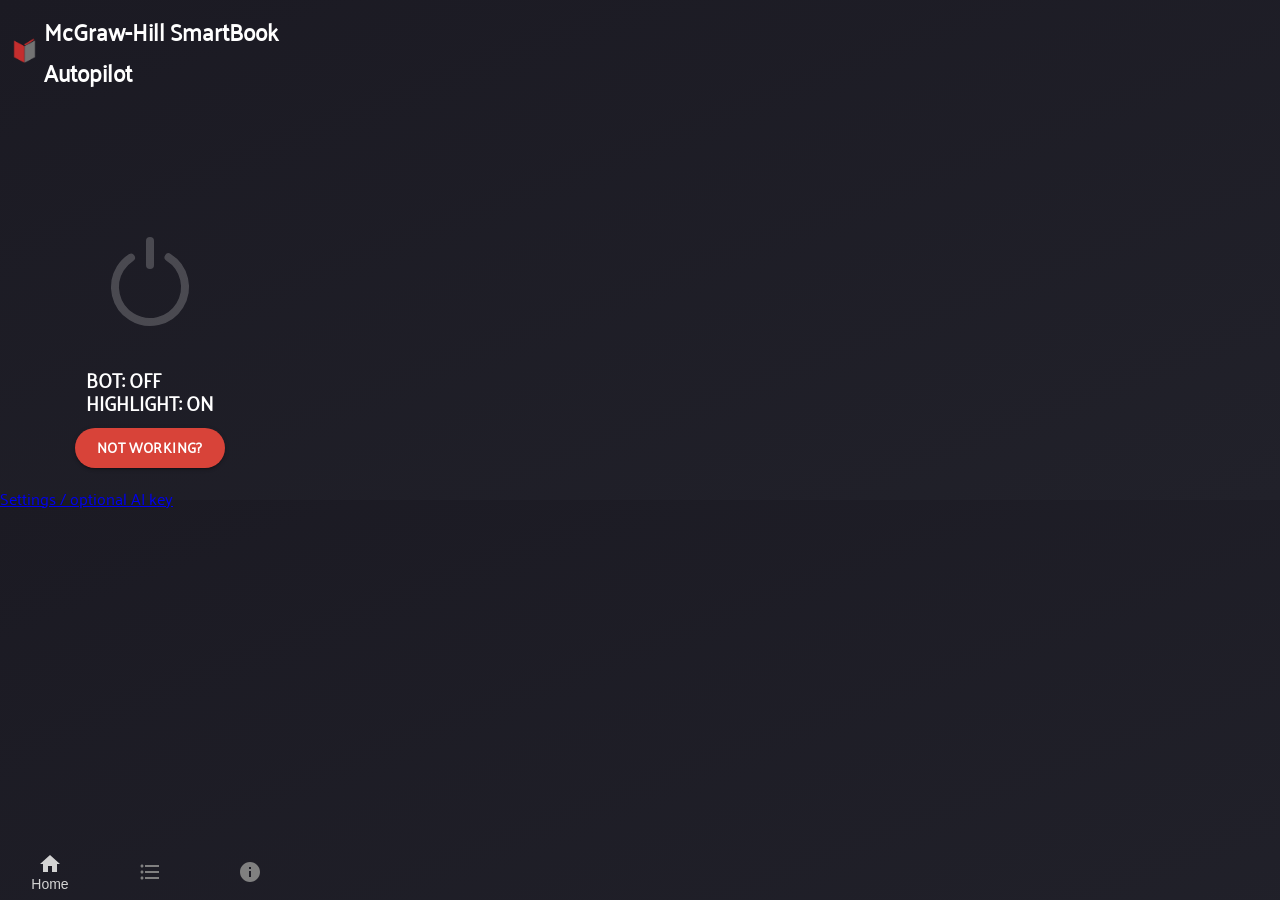
<file: index.html>
<!doctype html><html lang="en"><head><meta charset="utf-8"/><link rel="icon" href="/favicon.ico"/><meta name="viewport" content="width=device-width,initial-scale=1"/><meta name="theme-color" content="#000000"/><meta name="description" content="McGraw-Hill SmartBook Autopilot"/><link rel="manifest" href="/manifest.json"/><title>McGraw-Hill SmartBook Autopilot</title><script defer="defer" src="/static/js/main.33940ada.js"></script><link href="/static/css/main.45ac91f7.css" rel="stylesheet"></head><body><noscript>You need to enable JavaScript to run this app.</noscript><div id="root"></div><p><a href="settings.html" target="_blank">Settings / optional AI key</a></p></body></html>
</file>
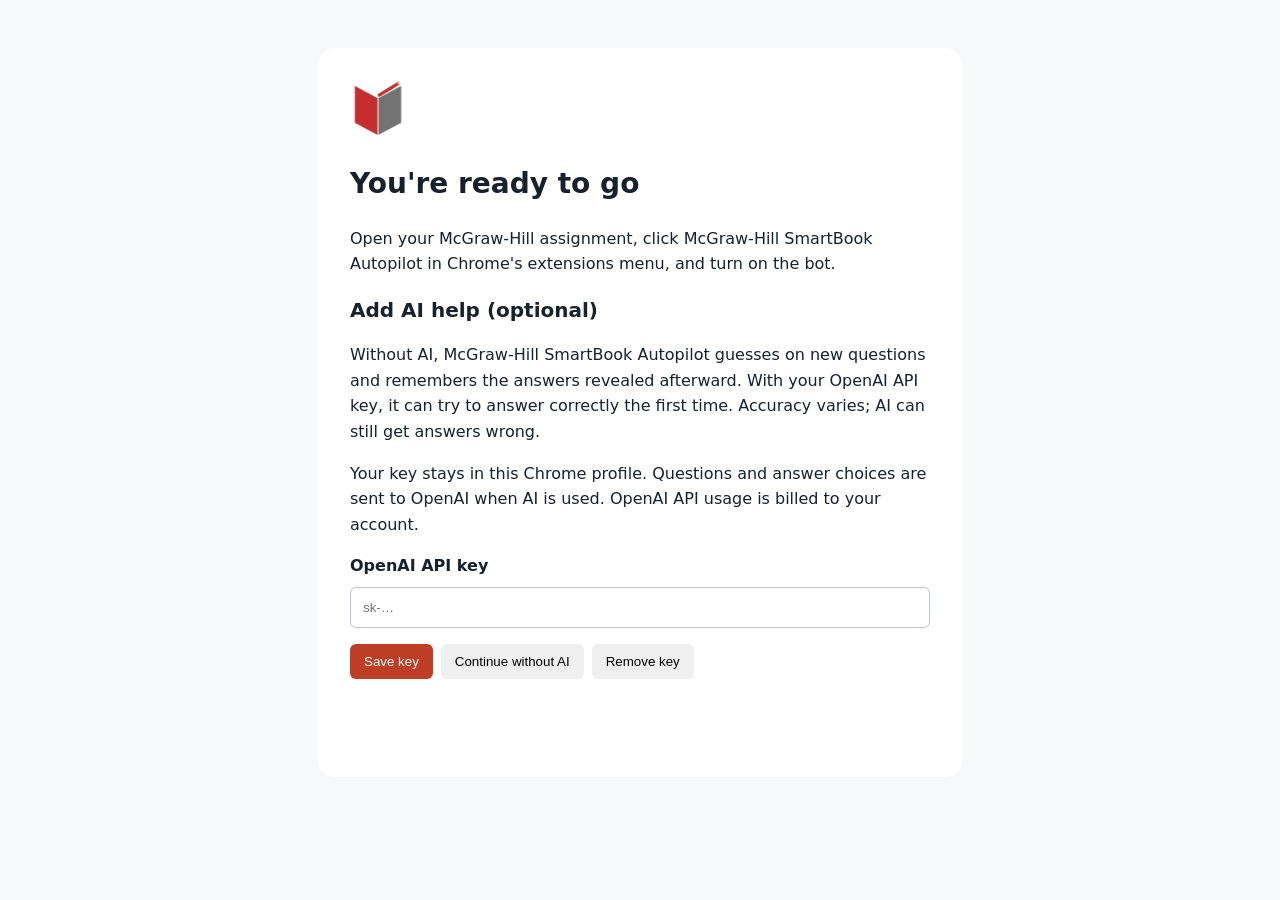
<file: settings.html>
<!doctype html>
<html lang="en"><head><meta charset="utf-8"><meta name="viewport" content="width=device-width,initial-scale=1"><title>McGraw-Hill SmartBook Autopilot Settings</title><link rel="stylesheet" href="settings.css"><script src="settings.js" defer></script></head>
<body><main><img src="logo.png" width="56" height="56" alt=""><h1>You're ready to go</h1><p>Open your McGraw-Hill assignment, click McGraw-Hill SmartBook Autopilot in Chrome's extensions menu, and turn on the bot.</p>
<h2>Add AI help (optional)</h2><p>Without AI, McGraw-Hill SmartBook Autopilot guesses on new questions and remembers the answers revealed afterward. With your OpenAI API key, it can try to answer correctly the first time. Accuracy varies; AI can still get answers wrong.</p>
<p>Your key stays in this Chrome profile. Questions and answer choices are sent to OpenAI when AI is used. OpenAI API usage is billed to your account.</p>
<form id="settings"><label for="key">OpenAI API key</label><input id="key" type="password" autocomplete="off" spellcheck="false" placeholder="sk-…"><button type="submit">Save key</button><button id="skip" type="button">Continue without AI</button><button id="remove" type="button">Remove key</button></form><p id="status" role="status" aria-live="polite"></p></main></body></html>
</file>
<file: static/css/main.45ac91f7.css>
body{-webkit-font-smoothing:antialiased;-moz-osx-font-smoothing:grayscale;font-family:-apple-system,BlinkMacSystemFont,Segoe UI,Roboto,Oxygen,Ubuntu,Cantarell,Fira Sans,Droid Sans,Helvetica Neue,sans-serif;margin:0}code{font-family:source-code-pro,Menlo,Monaco,Consolas,Courier New,monospace}@font-face{font-family:Palanquin;font-style:normal;font-weight:400;src:url(/static/media/Palanquin-Regular.931de8a973ed6a499c8c.ttf) format("truetype")}.App-logo{height:25px;padding-left:12px;padding-right:2px;padding-top:3px;pointer-events:none}.App-header{align-items:center;color:#101010;display:flex;flex-direction:row;font-size:20px;font-weight:700;justify-content:left}.text{font-size:15px;padding:0 20px}body{background:linear-gradient(to bottom right,#1b1a23,#21212a);height:500px;width:300px}.title,p{color:#fff;font-family:Palanquin}.title{font-size:23px;margin:5px;padding-top:5px}.footer{bottom:0;position:fixed;width:300px}.content{align-items:center;display:flex;flex-direction:column;justify-content:center}.small{font-size:10px;padding:10px 30px}li{margin-bottom:1rem}li::marker{color:#d2228c}.power-switch{--color-invert:#fff;--width:150px;--height:150px;height:var(--height);padding-top:110px;width:var(--width)}.power-switch,.power-switch .button{align-items:center;display:flex;justify-content:center;position:relative}.power-switch .button{height:100%;width:100%}.power-switch .button:after{-webkit-backface-visibility:hidden;backface-visibility:hidden;background:radial-gradient(circle closest-side,var(--color-invert),transparent);content:"";-webkit-filter:blur(20px);filter:blur(20px);height:100%;opacity:0;position:absolute;-webkit-transform:perspective(1px) translateZ(0);transform:perspective(1px) translateZ(0);transition:opacity 1s ease,-webkit-transform 1s ease;transition:opacity 1s ease,transform 1s ease;transition:opacity 1s ease,transform 1s ease,-webkit-transform 1s ease;width:100%}.power-switch .button .power-off,.power-switch .button .power-on{fill:none;stroke:var(--color-invert);stroke-width:8px;stroke-linecap:round;stroke-linejoin:round;height:100%;position:absolute;width:100%;z-index:1}.power-switch .button .power-off .line,.power-switch .button .power-on .line{opacity:.2}.power-switch .button .power-off .circle,.power-switch .button .power-on .circle{stroke-dasharray:220;stroke-dashoffset:40;opacity:.2;-webkit-transform:rotate(-58deg);transform:rotate(-58deg);-webkit-transform-origin:center 80px;transform-origin:center 80px}.power-switch .button .power-on{-webkit-filter:drop-shadow(0 0 6px hsla(0,0%,100%,.8));filter:drop-shadow(0 0 6px rgba(255,255,255,.8))}.power-switch .button .power-on .line{opacity:0;transition:opacity .3s ease 1s}.power-switch .button .power-on .circle{stroke-dashoffset:220;opacity:1;transition:stroke-dashoffset 1s ease 0s,-webkit-transform 0s ease;transition:transform 0s ease,stroke-dashoffset 1s ease 0s;transition:transform 0s ease,stroke-dashoffset 1s ease 0s,-webkit-transform 0s ease}.power-switch input{cursor:pointer;height:100%;opacity:0;position:absolute;width:100%;z-index:2}.power-switch input:checked+.button:after{-webkit-backface-visibility:hidden;backface-visibility:hidden;opacity:.15;-webkit-transform:scale(2) perspective(1px) translateZ(0);transform:scale(2) perspective(1px) translateZ(0);transition:opacity .5s ease,-webkit-transform .5s ease;transition:opacity .5s ease,transform .5s ease;transition:opacity .5s ease,transform .5s ease,-webkit-transform .5s ease}.power-switch input:checked+.button .power-off,.power-switch input:checked+.button .power-on{-webkit-animation:click-animation .3s ease forwards;animation:click-animation .3s ease forwards;-webkit-transform:scale(1);transform:scale(1)}.power-switch input:checked+.button .power-off .line,.power-switch input:checked+.button .power-on .line{-webkit-animation:line-animation .8s ease-in forwards;animation:line-animation .8s ease-in forwards}.power-switch input:checked+.button .power-off .circle,.power-switch input:checked+.button .power-on .circle{-webkit-transform:rotate(302deg);transform:rotate(302deg)}.power-switch input:checked+.button .power-on .line{opacity:1;transition:opacity .05s ease-in .55s}.power-switch input:checked+.button .power-on .circle{stroke-dashoffset:40;-webkit-transform:rotate(302deg);transform:rotate(302deg);transition:stroke-dashoffset .4s ease .2s,-webkit-transform .4s ease .2s;transition:transform .4s ease .2s,stroke-dashoffset .4s ease .2s;transition:transform .4s ease .2s,stroke-dashoffset .4s ease .2s,-webkit-transform .4s ease .2s}@-webkit-keyframes line-animation{0%{-webkit-transform:translateY(0);transform:translateY(0)}10%{-webkit-transform:translateY(10px);transform:translateY(10px)}40%{-webkit-transform:translateY(-25px);transform:translateY(-25px)}60%{-webkit-transform:translateY(-25px);transform:translateY(-25px)}85%{-webkit-transform:translateY(10px);transform:translateY(10px)}to{-webkit-transform:translateY(0);transform:translateY(0)}}@keyframes line-animation{0%{-webkit-transform:translateY(0);transform:translateY(0)}10%{-webkit-transform:translateY(10px);transform:translateY(10px)}40%{-webkit-transform:translateY(-25px);transform:translateY(-25px)}60%{-webkit-transform:translateY(-25px);transform:translateY(-25px)}85%{-webkit-transform:translateY(10px);transform:translateY(10px)}to{-webkit-transform:translateY(0);transform:translateY(0)}}@-webkit-keyframes click-animation{0%{-webkit-transform:scale(1);transform:scale(1)}50%{-webkit-transform:scale(.9);transform:scale(.9)}to{-webkit-transform:scale(1);transform:scale(1)}}@keyframes click-animation{0%{-webkit-transform:scale(1);transform:scale(1)}50%{-webkit-transform:scale(.9);transform:scale(.9)}to{-webkit-transform:scale(1);transform:scale(1)}}.card{align-items:center;background:#000;border-radius:15px;box-shadow:0 2px 4px rgba(0,0,0,.1),0 4px 8px rgba(0,0,0,.1),0 8px 16px rgba(0,0,0,.1),0 16px 32px rgba(0,0,0,.1);color:#fff;cursor:pointer;display:flex;font-size:12px;font-weight:400;height:120px;justify-content:center;margin:10px auto;position:relative;-webkit-transform:perspective(1000px) rotateY(0) translateY(0);transform:perspective(1000px) rotateY(0) translateY(0);-webkit-transform:perspective(1000px) rotateY(var(--rotate-y,0)) translateY(var(--translate-y,0));transform:perspective(1000px) rotateY(var(--rotate-y,0)) translateY(var(--translate-y,0));-webkit-transform-style:preserve-3d;transform-style:preserve-3d;transition:.25s;width:260px}.side{background:linear-gradient(#96153e,#e02341);-webkit-transform:rotateY(-180deg);transform:rotateY(-180deg)}.card .back,.card .front{-webkit-backface-visibility:hidden;backface-visibility:hidden;padding:1rem;position:absolute}.card .front{-webkit-transform:rotateY(0deg);transform:rotateY(0deg)}.card.side .front{display:none;opacity:0}.card .back{-webkit-transform:rotateY(180deg);transform:rotateY(180deg)}.card small{font-size:.7em;opacity:.7;position:absolute;top:3rem}.card.side small{-webkit-transform:rotateY(180deg);transform:rotateY(180deg)}.card small span{display:block;font-size:small;text-align:center}::-webkit-scrollbar-thumb:hover{background-color:#a8bbbf}::-webkit-scrollbar{width:15px}::-webkit-scrollbar-track{background-color:initial}::-webkit-scrollbar-thumb{background-clip:content-box;background-color:#d6dee1;border:6px solid transparent;border-radius:20px}.small-text{font-size:10px;margin:1px}.question-container{height:390px;overflow-y:scroll}.answers{margin:0;padding:0}.row{display:flex;justify-content:space-between;padding:5px 0 0}.smaller-button{height:35px}
/*# sourceMappingURL=main.45ac91f7.css.map*/
</file>
<file: settings.css>
body{font:16px/1.6 system-ui,sans-serif;background:#f7f8fa;color:#17212d;margin:0}main{max-width:580px;margin:48px auto;padding:32px;background:white;border-radius:16px}h1{font-size:28px}h2{font-size:20px}label{display:block;font-weight:600}input{box-sizing:border-box;width:100%;padding:12px;margin:8px 0 16px;border:1px solid #bbc3cc;border-radius:6px}button{padding:10px 14px;margin:0 8px 8px 0;border:0;border-radius:6px;cursor:pointer}button[type=submit]{background:#bd3d25;color:white}#status{min-height:26px}@media(max-width:650px){main{margin:16px;padding:24px}}
</file>
